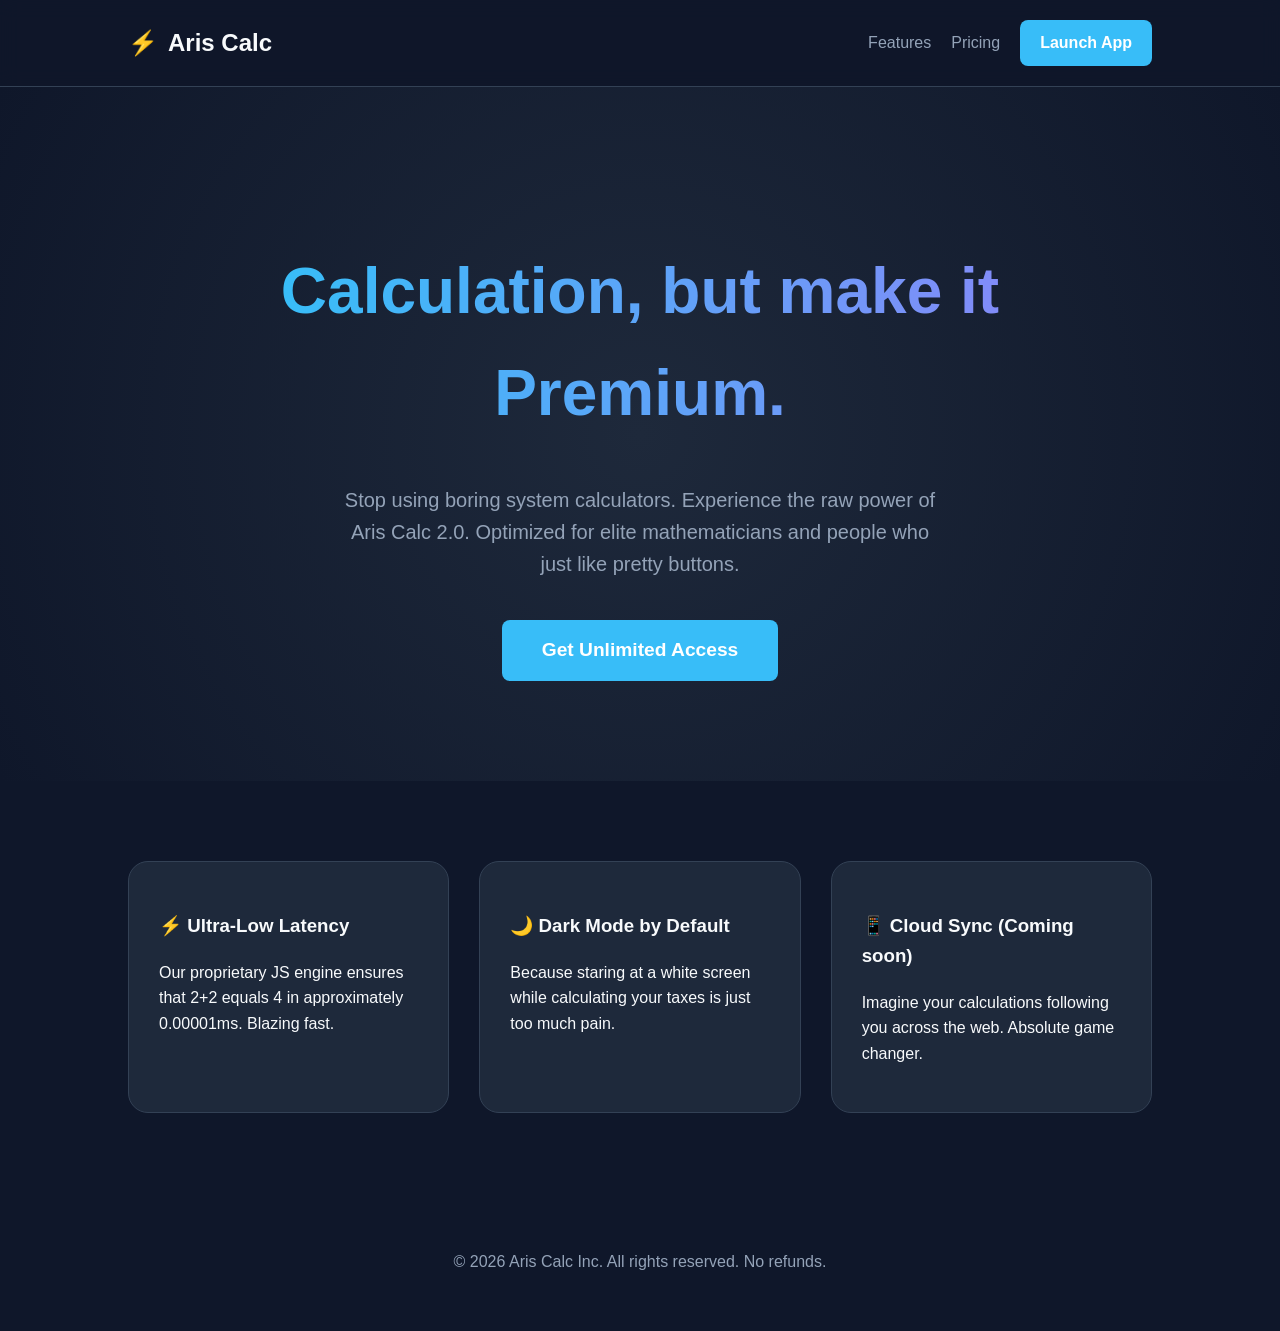
<file: index.html>
<!DOCTYPE html>
<html lang="en">
<head>
    <meta charset="UTF-8">
    <meta name="viewport" content="width=device-width, initial-scale=1.0">
    <title>Aris Calc ⚡ | The Ultimate Computation Experience</title>
    <link rel="stylesheet" href="style.css">
</head>
<body>
    <nav>
        <a href="index.html" class="logo"><span>⚡</span> Aris Calc</a>
        <div class="nav-links">
            <a href="#features">Features</a>
            <a href="pricing.html">Pricing</a>
            <a href="app.html" class="btn-primary">Launch App</a>
        </div>
    </nav>

    <section class="hero">
        <h1>Calculation, but make it <br>Premium.</h1>
        <p>Stop using boring system calculators. Experience the raw power of Aris Calc 2.0. Optimized for elite mathematicians and people who just like pretty buttons.</p>
        <a href="pricing.html" class="btn-primary" style="padding: 15px 40px; font-size: 1.2rem; text-decoration: none;">Get Unlimited Access</a>
    </section>

    <section id="features" class="features">
        <div class="feature-card">
            <h3>⚡ Ultra-Low Latency</h3>
            <p>Our proprietary JS engine ensures that 2+2 equals 4 in approximately 0.00001ms. Blazing fast.</p>
        </div>
        <div class="feature-card">
            <h3>🌙 Dark Mode by Default</h3>
            <p>Because staring at a white screen while calculating your taxes is just too much pain.</p>
        </div>
        <div class="feature-card">
            <h3>📱 Cloud Sync (Coming soon)</h3>
            <p>Imagine your calculations following you across the web. Absolute game changer.</p>
        </div>
    </section>

    <footer style="text-align: center; padding: 40px; color: var(--text-muted);">
        <p>&copy; 2026 Aris Calc Inc. All rights reserved. No refunds.</p>
    </footer>
</body>
</html>
</file>
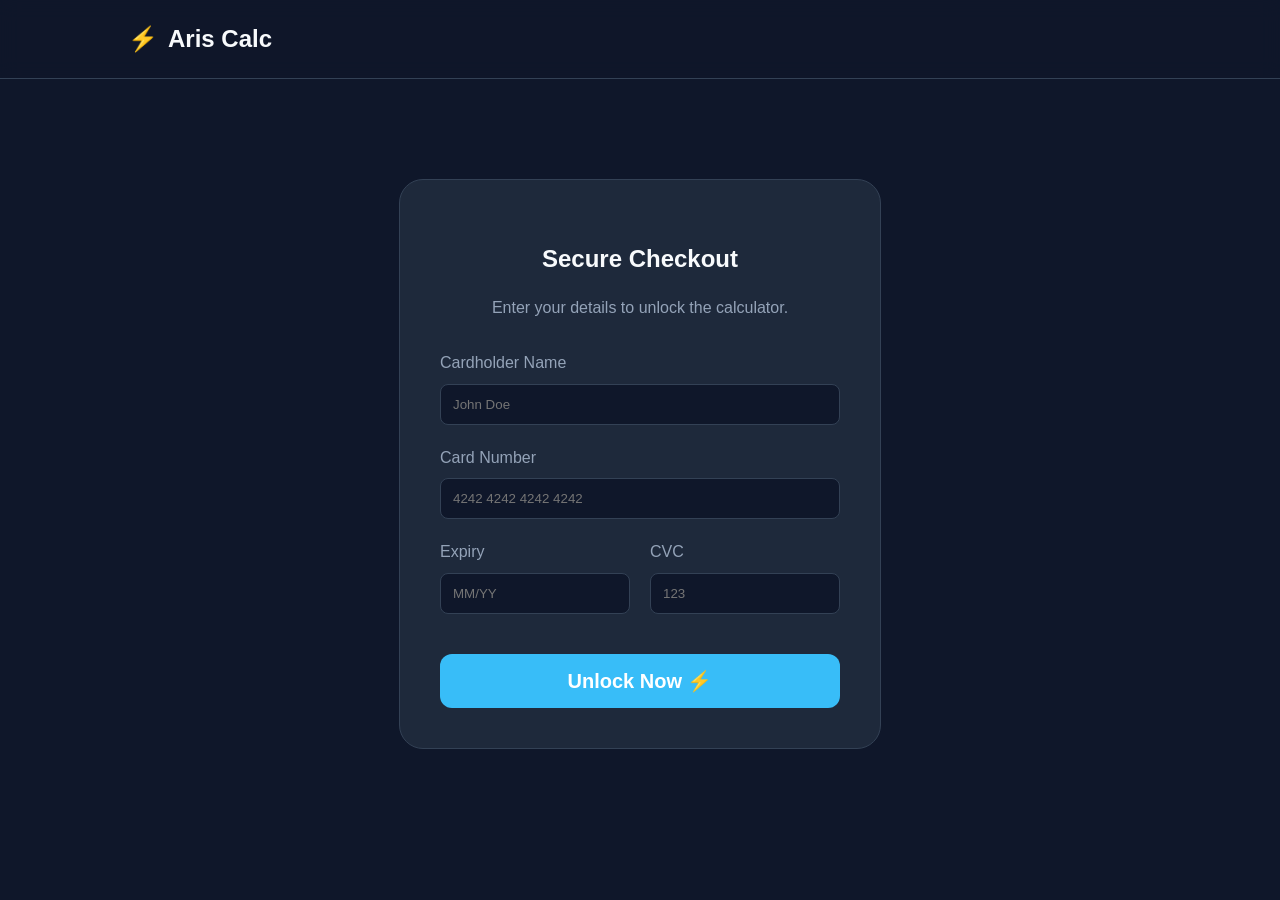
<file: payment.html>
<!DOCTYPE html>
<html lang="en">
<head>
    <meta charset="UTF-8">
    <meta name="viewport" content="width=device-width, initial-scale=1.0">
    <title>Secure Checkout | Aris Calc ⚡</title>
    <link rel="stylesheet" href="style.css">
</head>
<body>
    <nav>
        <a href="index.html" class="logo"><span>⚡</span> Aris Calc</a>
    </nav>

    <div class="payment-container">
        <h2 style="text-align: center; margin-bottom: 10px;">Secure Checkout</h2>
        <p style="text-align: center; color: var(--text-muted); margin-bottom: 30px;">Enter your details to unlock the calculator.</p>
        
        <form id="payment-form">
            <div class="form-group">
                <label>Cardholder Name</label>
                <input type="text" placeholder="John Doe" required>
            </div>
            <div class="form-group">
                <label>Card Number</label>
                <input type="text" placeholder="4242 4242 4242 4242" required>
            </div>
            <div style="display: grid; grid-template-columns: 1fr 1fr; gap: 20px;">
                <div class="form-group">
                    <label>Expiry</label>
                    <input type="text" placeholder="MM/YY" required>
                </div>
                <div class="form-group">
                    <label>CVC</label>
                    <input type="text" placeholder="123" required>
                </div>
            </div>
            <button type="submit" class="btn-pay">Unlock Now ⚡</button>
        </form>
    </div>

    <script>
        document.getElementById('payment-form').onsubmit = function(e) {
            e.preventDefault();
            alert("Payment processed successfully! (Simulated)");
            localStorage.setItem('aris_calc_paid', 'true');
            window.location.href = 'app.html';
        };
    </script>
</body>
</html>
</file>
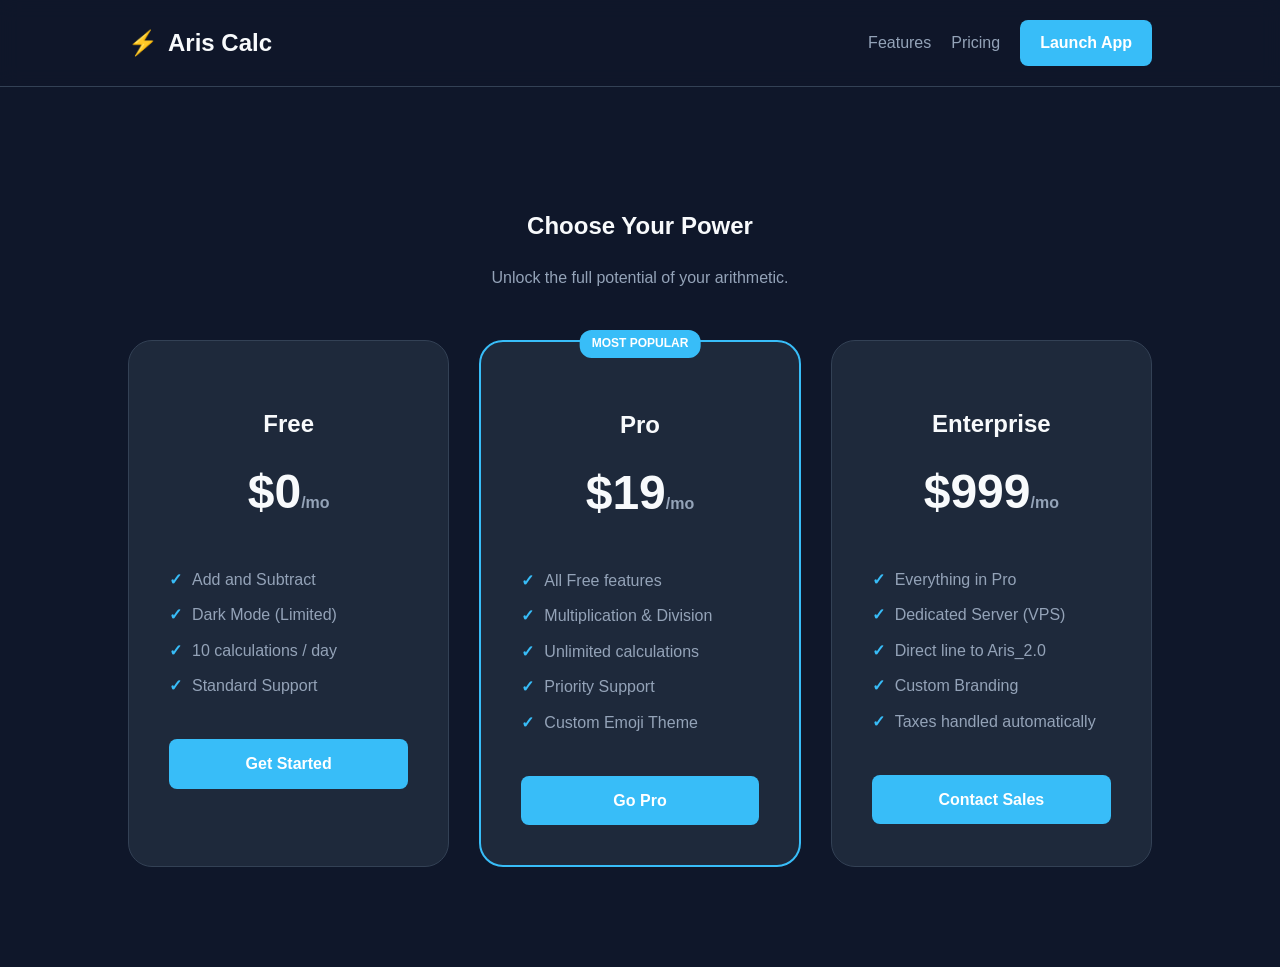
<file: pricing.html>
<!DOCTYPE html>
<html lang="en">
<head>
    <meta charset="UTF-8">
    <meta name="viewport" content="width=device-width, initial-scale=1.0">
    <title>Pricing | Aris Calc ⚡</title>
    <link rel="stylesheet" href="style.css">
</head>
<body>
    <nav>
        <a href="index.html" class="logo"><span>⚡</span> Aris Calc</a>
        <div class="nav-links">
            <a href="index.html#features">Features</a>
            <a href="pricing.html">Pricing</a>
            <a href="app.html" class="btn-primary">Launch App</a>
        </div>
    </nav>

    <section class="pricing-section">
        <h1>Choose Your Power</h1>
        <p style="color: var(--text-muted);">Unlock the full potential of your arithmetic.</p>

        <div class="pricing-grid">
            <div class="price-card">
                <h3>Free</h3>
                <div class="price">$0<span>/mo</span></div>
                <ul>
                    <li>Add and Subtract</li>
                    <li>Dark Mode (Limited)</li>
                    <li>10 calculations / day</li>
                    <li>Standard Support</li>
                </ul>
                <a href="payment.html?plan=free" class="btn-primary" style="text-decoration: none; text-align: center; padding: 12px; border-radius: 8px;">Get Started</a>
            </div>

            <div class="price-card featured">
                <h3>Pro</h3>
                <div class="price">$19<span>/mo</span></div>
                <ul>
                    <li>All Free features</li>
                    <li>Multiplication & Division</li>
                    <li>Unlimited calculations</li>
                    <li>Priority Support</li>
                    <li>Custom Emoji Theme</li>
                </ul>
                <a href="payment.html?plan=pro" class="btn-primary" style="text-decoration: none; text-align: center; padding: 12px; border-radius: 8px;">Go Pro</a>
            </div>

            <div class="price-card">
                <h3>Enterprise</h3>
                <div class="price">$999<span>/mo</span></div>
                <ul>
                    <li>Everything in Pro</li>
                    <li>Dedicated Server (VPS)</li>
                    <li>Direct line to Aris_2.0</li>
                    <li>Custom Branding</li>
                    <li>Taxes handled automatically</li>
                </ul>
                <a href="payment.html?plan=enterprise" class="btn-primary" style="text-decoration: none; text-align: center; padding: 12px; border-radius: 8px;">Contact Sales</a>
            </div>
        </div>
    </section>
</body>
</html>
</file>
<file: style.css>
:root {
    --bg-color: #0f172a;
    --primary-color: #38bdf8;
    --primary-hover: #0ea5e9;
    --accent-color: #818cf8;
    --calc-bg: #1e293b;
    --text-color: #f8fafc;
    --text-muted: #94a3b8;
    --btn-bg: #334155;
    --btn-hover: #475569;
    --display-bg: #020617;
    --card-bg: #1e293b;
    --border-color: #334155;
}

body {
    margin: 0;
    padding: 0;
    background-color: var(--bg-color);
    color: var(--text-color);
    font-family: 'Inter', 'Segoe UI', Roboto, Helvetica, Arial, sans-serif;
    line-height: 1.6;
}

/* --- Navigation --- */
nav {
    display: flex;
    justify-content: space-between;
    align-items: center;
    padding: 20px 10%;
    background: rgba(15, 23, 42, 0.8);
    backdrop-filter: blur(10px);
    position: sticky;
    top: 0;
    z-index: 100;
    border-bottom: 1px solid var(--border-color);
}

.logo {
    font-size: 1.5rem;
    font-weight: bold;
    text-decoration: none;
    color: var(--text-color);
    display: flex;
    align-items: center;
    gap: 10px;
}

.nav-links {
    display: flex;
    gap: 20px;
    align-items: center;
}

.nav-links a {
    text-decoration: none;
    color: var(--text-muted);
    transition: color 0.2s;
}

.nav-links a:hover {
    color: var(--primary-color);
}

.btn-primary {
    background-color: var(--primary-color);
    color: white !important;
    padding: 10px 20px;
    border-radius: 8px;
    font-weight: bold;
}

/* --- Landing Page --- */
.hero {
    display: flex;
    flex-direction: column;
    align-items: center;
    text-align: center;
    padding: 100px 10%;
    background: radial-gradient(circle at center, #1e293b 0%, #0f172a 100%);
}

.hero h1 {
    font-size: 4rem;
    margin-bottom: 20px;
    background: linear-gradient(to right, var(--primary-color), var(--accent-color));
    -webkit-background-clip: text;
    -webkit-text-fill-color: transparent;
}

.hero p {
    font-size: 1.25rem;
    color: var(--text-muted);
    max-width: 600px;
    margin-bottom: 40px;
}

.features {
    display: grid;
    grid-template-columns: repeat(auto-fit, minmax(300px, 1fr));
    gap: 30px;
    padding: 80px 10%;
}

.feature-card {
    background: var(--card-bg);
    padding: 30px;
    border-radius: 20px;
    border: 1px solid var(--border-color);
    transition: transform 0.3s;
}

.feature-card:hover {
    transform: translateY(-10px);
    border-color: var(--primary-color);
}

/* --- Pricing --- */
.pricing-section {
    padding: 100px 10%;
    text-align: center;
}

.pricing-grid {
    display: grid;
    grid-template-columns: repeat(auto-fit, minmax(280px, 1fr));
    gap: 30px;
    margin-top: 50px;
}

.price-card {
    background: var(--card-bg);
    padding: 40px;
    border-radius: 24px;
    border: 1px solid var(--border-color);
    display: flex;
    flex-direction: column;
}

.price-card.featured {
    border: 2px solid var(--primary-color);
    position: relative;
}

.price-card.featured::before {
    content: "MOST POPULAR";
    position: absolute;
    top: -12px;
    left: 50%;
    transform: translateX(-50%);
    background: var(--primary-color);
    color: white;
    font-size: 0.75rem;
    font-weight: bold;
    padding: 4px 12px;
    border-radius: 12px;
}

.price-card h3 {
    font-size: 1.5rem;
    margin-bottom: 10px;
}

.price-card .price {
    font-size: 3rem;
    font-weight: bold;
    margin-bottom: 20px;
}

.price-card .price span {
    font-size: 1rem;
    color: var(--text-muted);
}

.price-card ul {
    list-style: none;
    padding: 0;
    margin-bottom: 30px;
    text-align: left;
    color: var(--text-muted);
}

.price-card li {
    margin-bottom: 10px;
    display: flex;
    align-items: center;
    gap: 10px;
}

.price-card li::before {
    content: "✓";
    color: var(--primary-color);
    font-weight: bold;
}

/* --- Payment Page --- */
.payment-container {
    max-width: 400px;
    margin: 100px auto;
    background: var(--card-bg);
    padding: 40px;
    border-radius: 24px;
    border: 1px solid var(--border-color);
}

.form-group {
    margin-bottom: 20px;
    text-align: left;
}

.form-group label {
    display: block;
    margin-bottom: 8px;
    color: var(--text-muted);
}

.form-group input {
    width: 100%;
    padding: 12px;
    border-radius: 8px;
    border: 1px solid var(--border-color);
    background: var(--bg-color);
    color: white;
    box-sizing: border-box;
}

/* --- App (Calculator) --- */
.calculator-wrapper {
    display: flex;
    justify-content: center;
    align-items: center;
    min-height: calc(100vh - 80px);
}

.calculator {
    width: 320px;
    background-color: var(--calc-bg);
    border-radius: 24px;
    padding: 20px;
    box-shadow: 0 20px 50px rgba(0, 0, 0, 0.5);
}

.display {
    background-color: var(--display-bg);
    color: var(--text-color);
    padding: 20px;
    text-align: right;
    border-radius: 16px;
    margin-bottom: 20px;
    min-height: 80px;
    display: flex;
    flex-direction: column;
    justify-content: space-between;
    word-wrap: break-word;
    word-break: break-all;
}

#previous-operand {
    font-size: 1rem;
    color: #94a3b8;
}

#current-operand {
    font-size: 2rem;
    font-weight: bold;
}

.buttons {
    display: grid;
    grid-template-columns: repeat(4, 1fr);
    gap: 12px;
}

button {
    cursor: pointer;
    font-size: 1.25rem;
    border: none;
    border-radius: 12px;
    padding: 15px;
    background-color: var(--btn-bg);
    color: var(--text-color);
    transition: all 0.2s ease;
}

button:hover {
    background-color: var(--btn-hover);
}

.operator {
    color: var(--op-color);
    font-weight: bold;
}

.equals {
    background-color: var(--eq-color);
    color: white;
}

.equals:hover {
    background-color: #0284c7;
}

.span-two {
    grid-column: span 2;
}

.btn-pay {
    width: 100%;
    background-color: var(--primary-color);
    color: white;
    font-weight: bold;
    padding: 15px;
    margin-top: 20px;
}
</file>
